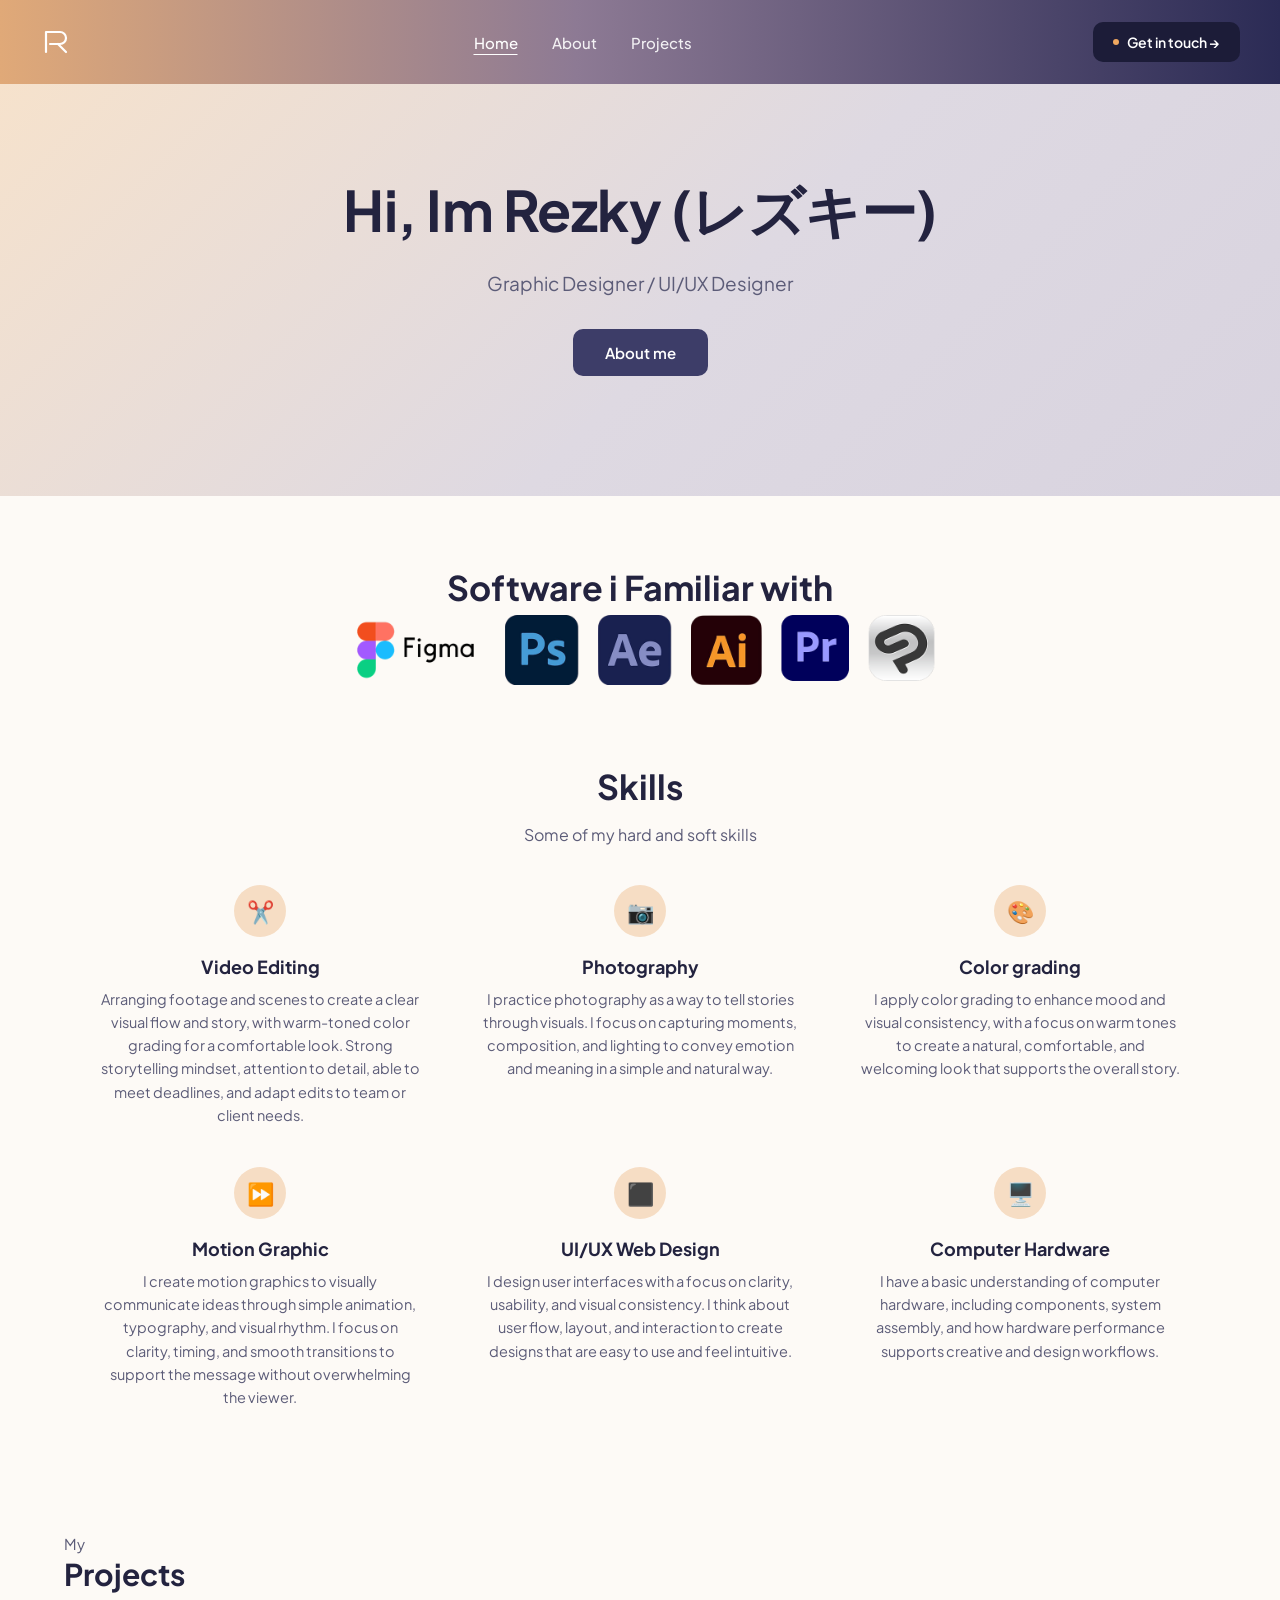
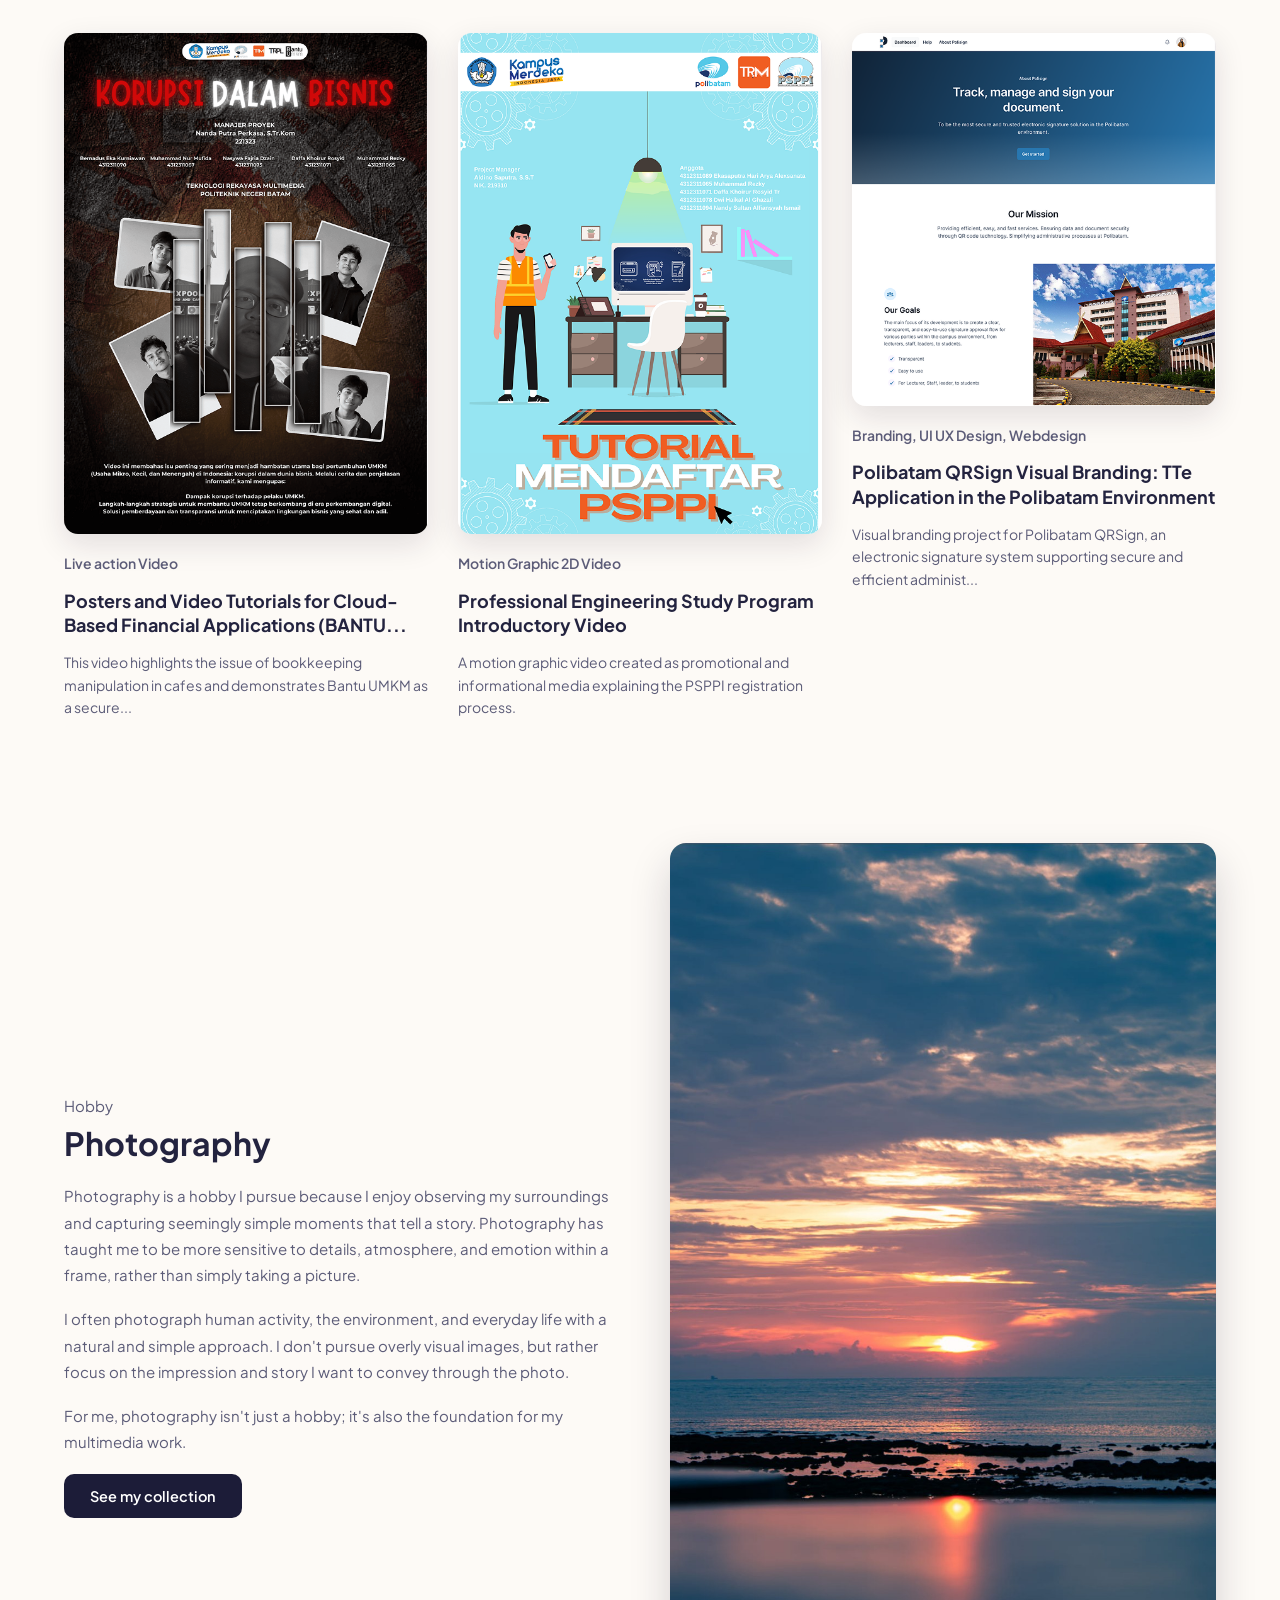
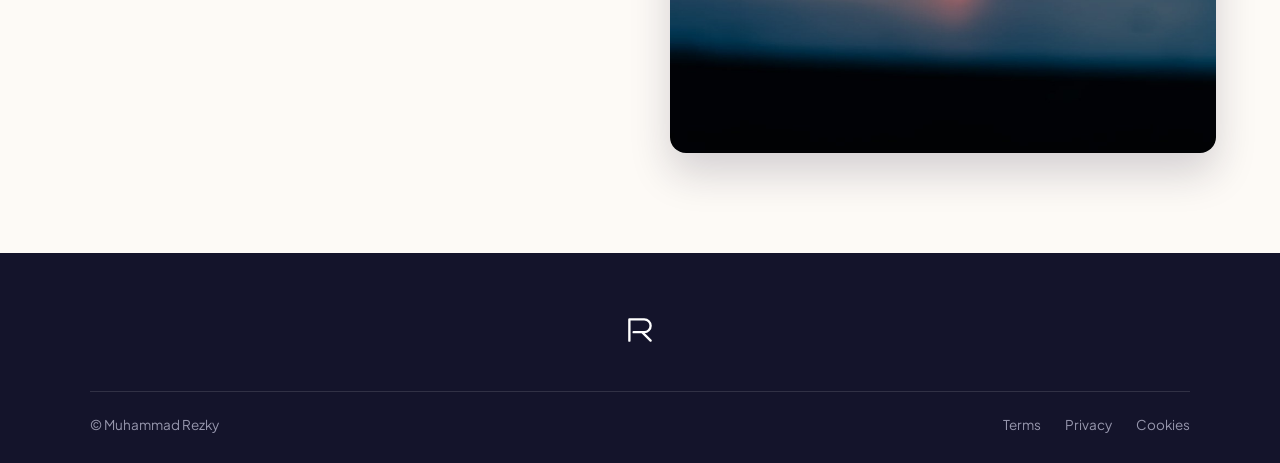
<file: index.html>
<!DOCTYPE html>
<html lang="en">
<head>
<meta charset="UTF-8">
<meta name="viewport" content="width=device-width, initial-scale=1.0">
<title>Rezky — Graphic Designer / UI/UX Designer</title>
<link rel="preconnect" href="https://fonts.googleapis.com">
<link href="https://fonts.googleapis.com/css2?family=Plus+Jakarta+Sans:wght@400;500;600;700&display=swap" rel="stylesheet">
<link rel="stylesheet" href="style.css">
</head>
<body>

<nav class="navbar">
  <a href="index.html" class="logo">
    <svg width="32" height="32" viewBox="0 0 32 32" fill="none"><path d="M6 26V6h14a6 6 0 010 12H10M18 18l8 8" stroke="white" stroke-width="2.2" stroke-linecap="round" stroke-linejoin="round"/></svg>
  </a>
  <div class="nav-links">
    <a href="index.html" class="active">Home</a>
    <a href="about.html">About</a>
    <a href="projects.html">Projects</a>
  </div>
  <a href="https://www.linkedin.com/in/muhammad-rezky-22548426a/" target="_blank" class="btn-contact"><span class="dot"></span> Get in touch →</a>
</nav>

<section class="hero">
  <h1>Hi, Im Rezky (レズキー)</h1>
  <p class="subtitle">Graphic Designer / UI/UX Designer</p>
  <a href="about.html" class="btn-primary">About me</a>

  <div class="geo-wrap">
  </div>
</section>

<section class="software-block">
  <h2 class="section-title">Software i Familiar with</h2>
  <div class="icons-row">
    <img src="assets/icons_row.png" alt="Figma, Photoshop, After Effects, Illustrator, Premiere Pro">
  </div>
</section>

<section class="skills-block">
  <h2 class="section-title">Skills</h2>
  <p class="section-subtitle">Some of my hard and soft skills</p>
  <div class="skills-grid">
    <div class="skill-card">
      <div class="skill-icon">✂️</div>
      <h3>Video Editing</h3>
      <p>Arranging footage and scenes to create a clear visual flow and story, with warm-toned color grading for a comfortable look. Strong storytelling mindset, attention to detail, able to meet deadlines, and adapt edits to team or client needs.</p>
    </div>
    <div class="skill-card">
      <div class="skill-icon">📷</div>
      <h3>Photography</h3>
      <p>I practice photography as a way to tell stories through visuals. I focus on capturing moments, composition, and lighting to convey emotion and meaning in a simple and natural way.</p>
    </div>
    <div class="skill-card">
      <div class="skill-icon">🎨</div>
      <h3>Color grading</h3>
      <p>I apply color grading to enhance mood and visual consistency, with a focus on warm tones to create a natural, comfortable, and welcoming look that supports the overall story.</p>
    </div>
    <div class="skill-card">
      <div class="skill-icon">⏩</div>
      <h3>Motion Graphic</h3>
      <p>I create motion graphics to visually communicate ideas through simple animation, typography, and visual rhythm. I focus on clarity, timing, and smooth transitions to support the message without overwhelming the viewer.</p>
    </div>
    <div class="skill-card">
      <div class="skill-icon">⬛</div>
      <h3>UI/UX Web Design</h3>
      <p>I design user interfaces with a focus on clarity, usability, and visual consistency. I think about user flow, layout, and interaction to create designs that are easy to use and feel intuitive.</p>
    </div>
    <div class="skill-card">
      <div class="skill-icon">🖥️</div>
      <h3>Computer Hardware</h3>
      <p>I have a basic understanding of computer hardware, including components, system assembly, and how hardware performance supports creative and design workflows.</p>
    </div>
  </div>
</section>

<section class="projects-preview">
  <div class="container">
    <p class="eyebrow">My</p>
    <h2>Projects</h2>
    <div class="proj-grid">
      <div class="proj-card">
        <a href="projects.html#bantu-umkm"><img src="assets/project_bantu.png" alt="BANTU UMKM poster"></a>
        <p class="proj-tag">Live action Video</p>
        <h3>Posters and Video Tutorials for Cloud-Based Financial Applications (BANTU...</h3>
        <p>This video highlights the issue of bookkeeping manipulation in cafes and demonstrates Bantu UMKM as a secure...</p>
      </div>
      <div class="proj-card">
        <a href="projects.html#psppi"><img src="assets/project_psppi.png" alt="PSPPI motion graphic"></a>
        <p class="proj-tag">Motion Graphic 2D Video</p>
        <h3>Professional Engineering Study Program Introductory Video</h3>
        <p>A motion graphic video created as promotional and informational media explaining the PSPPI registration process.</p>
      </div>
      <div class="proj-card">
        <a href="projects.html#qrsign"><img src="assets/project_qrsign_top.png" alt="Polibatam QRSign"></a>
        <p class="proj-tag">Branding, UI UX Design, Webdesign</p>
        <h3>Polibatam QRSign Visual Branding: TTe Application in the Polibatam Environment</h3>
        <p>Visual branding project for Polibatam QRSign, an electronic signature system supporting secure and efficient administ...</p>
      </div>
    </div>
  </div>
</section>

<section class="hobby-block">
  <div class="container hobby-grid">
    <div>
      <p class="eyebrow">Hobby</p>
      <h2>Photography</h2>
      <p>Photography is a hobby I pursue because I enjoy observing my surroundings and capturing seemingly simple moments that tell a story. Photography has taught me to be more sensitive to details, atmosphere, and emotion within a frame, rather than simply taking a picture.</p>
      <p>I often photograph human activity, the environment, and everyday life with a natural and simple approach. I don't pursue overly visual images, but rather focus on the impression and story I want to convey through the photo.</p>
      <p>For me, photography isn't just a hobby; it's also the foundation for my multimedia work.</p>
      <a href="photography.html" class="btn-collection">See my collection</a>
    </div>
    <div>
      <img src="assets/hobby_1.jpg" alt="Sunrise Pulau Putri">
    </div>
  </div>
</section>

<footer>
  <div class="footer-logo">
    <svg width="34" height="34" viewBox="0 0 32 32" fill="none"><path d="M6 26V6h14a6 6 0 010 12H10M18 18l8 8" stroke="white" stroke-width="2.2" stroke-linecap="round" stroke-linejoin="round"/></svg>
  </div>
  <div class="footer-bottom">
    <span>© Muhammad Rezky</span>
    <div class="footer-links">
      <a href="#">Terms</a><a href="#">Privacy</a><a href="#">Cookies</a>
    </div>
  </div>
</footer>

</body>
</html>
</file>
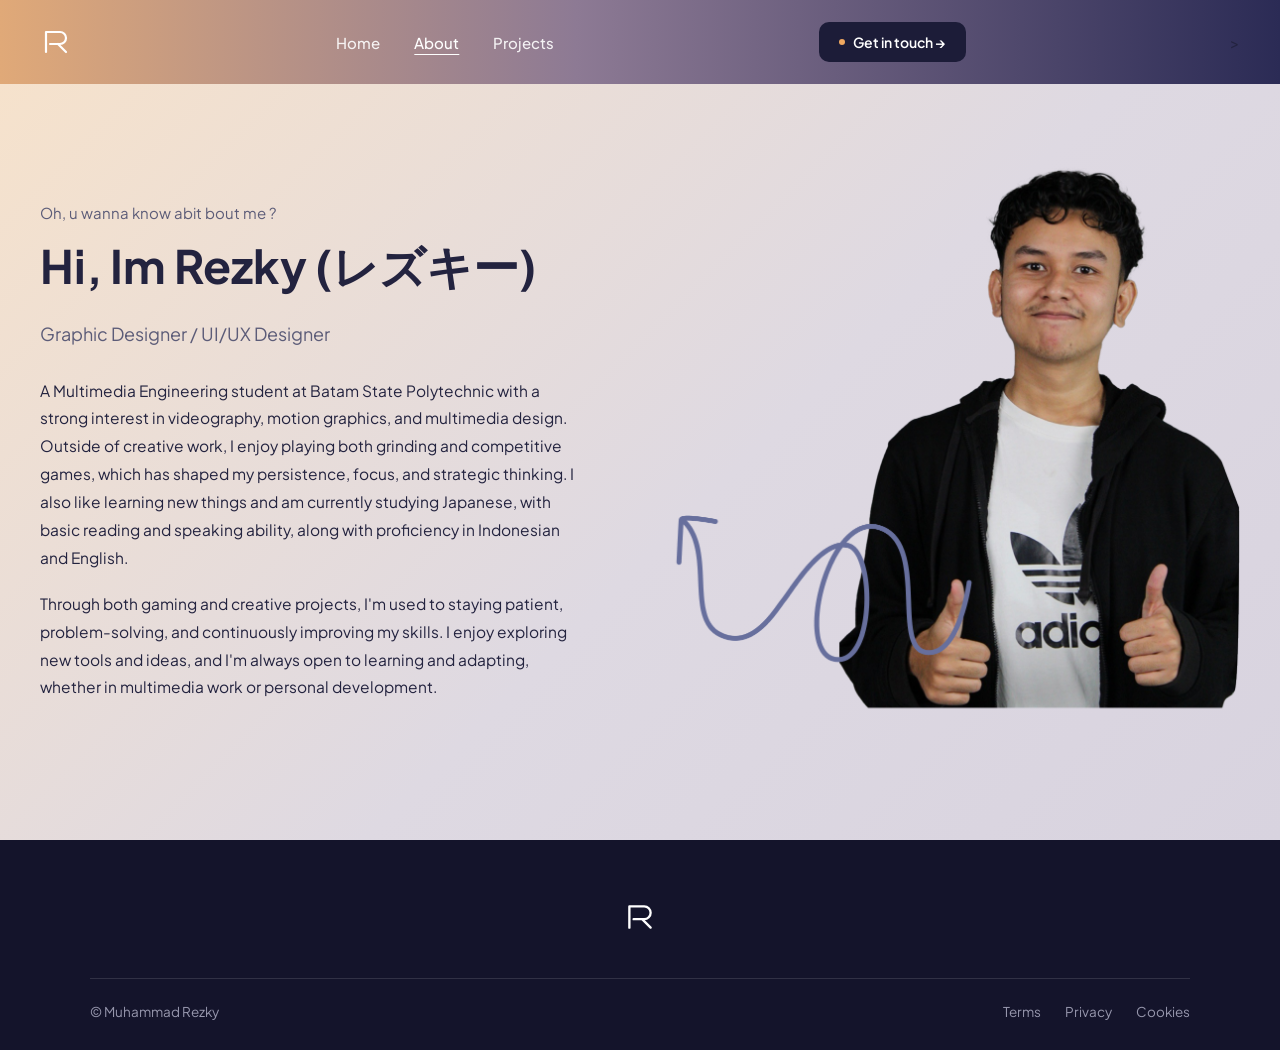
<file: about.html>
<!DOCTYPE html>
<html lang="en">
<head>
<meta charset="UTF-8">
<meta name="viewport" content="width=device-width, initial-scale=1.0">
<title>About — Rezky</title>
<link rel="preconnect" href="https://fonts.googleapis.com">
<link href="https://fonts.googleapis.com/css2?family=Plus+Jakarta+Sans:wght@400;500;600;700&display=swap" rel="stylesheet">
<link rel="stylesheet" href="style.css">
</head>
<body>

<nav class="navbar">
  <a href="index.html" class="logo">
    <svg width="32" height="32" viewBox="0 0 32 32" fill="none"><path d="M6 26V6h14a6 6 0 010 12H10M18 18l8 8" stroke="white" stroke-width="2.2" stroke-linecap="round" stroke-linejoin="round"/></svg>
  </a>
  <div class="nav-links">
    <a href="index.html">Home</a>
    <a href="about.html" class="active">About</a>
    <a href="projects.html">Projects</a>
  </div>
 <a href="https://www.linkedin.com/in/muhammad-rezky-22548426a/" target="_blank" class="btn-contact"><span class="dot"></span> Get in touch →</a>>
</nav>

<section class="about-hero">
  <div class="about-grid">
    <div>
      <p class="eyebrow">Oh, u wanna know abit bout me ?</p>
      <h1>Hi, Im Rezky (レズキー)</h1>
      <p class="role">Graphic Designer / UI/UX Designer</p>
      <p>A Multimedia Engineering student at Batam State Polytechnic with a strong interest in videography, motion graphics, and multimedia design. Outside of creative work, I enjoy playing both grinding and competitive games, which has shaped my persistence, focus, and strategic thinking. I also like learning new things and am currently studying Japanese, with basic reading and speaking ability, along with proficiency in Indonesian and English.</p>
      <p>Through both gaming and creative projects, I'm used to staying patient, problem-solving, and continuously improving my skills. I enjoy exploring new tools and ideas, and I'm always open to learning and adapting, whether in multimedia work or personal development.</p>
    </div>
    <div class="about-photo">
      <img src="assets/profile_photo.png" alt="Muhammad Rezky">
    </div>
  </div>
</section>

<footer>
  <div class="footer-logo">
    <svg width="34" height="34" viewBox="0 0 32 32" fill="none"><path d="M6 26V6h14a6 6 0 010 12H10M18 18l8 8" stroke="white" stroke-width="2.2" stroke-linecap="round" stroke-linejoin="round"/></svg>
  </div>
  <div class="footer-bottom">
    <span>© Muhammad Rezky</span>
    <div class="footer-links">
      <a href="#">Terms</a><a href="#">Privacy</a><a href="#">Cookies</a>
    </div>
  </div>
</footer>

</body>
</html>
</file>
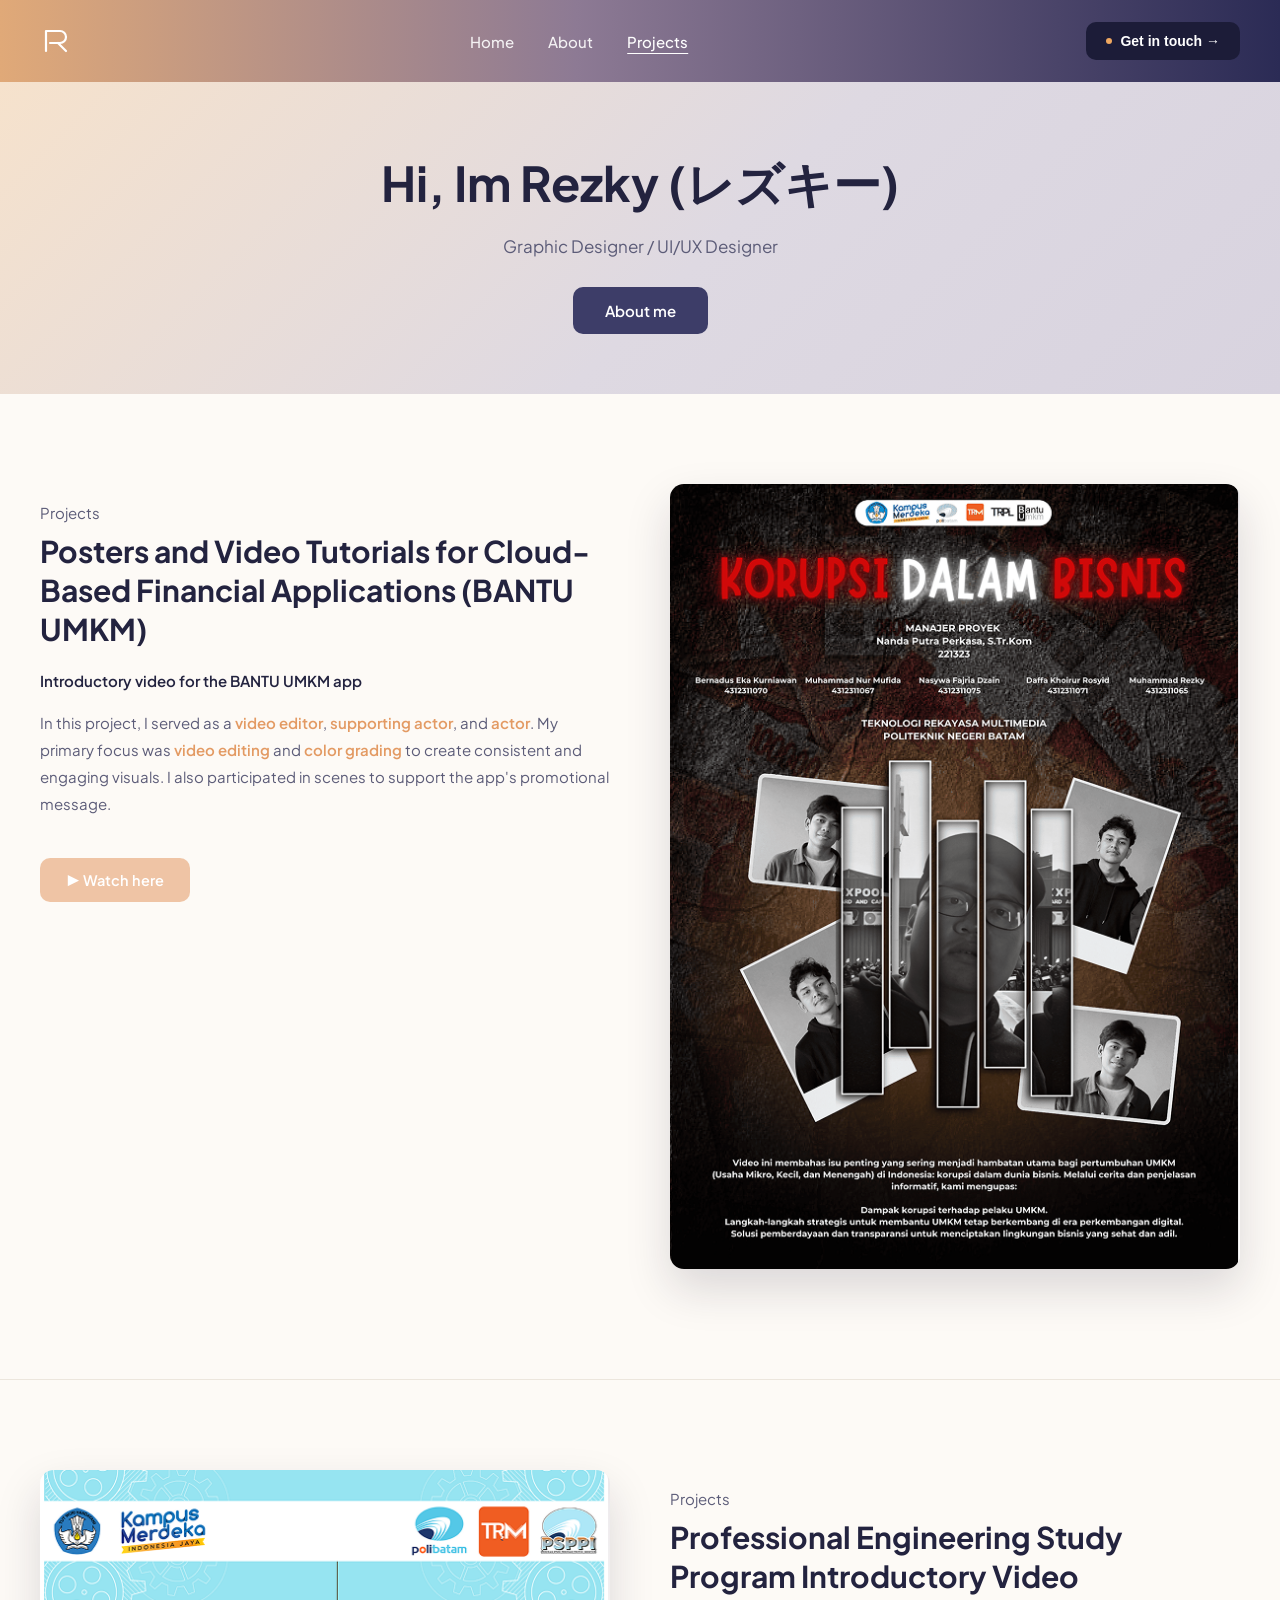
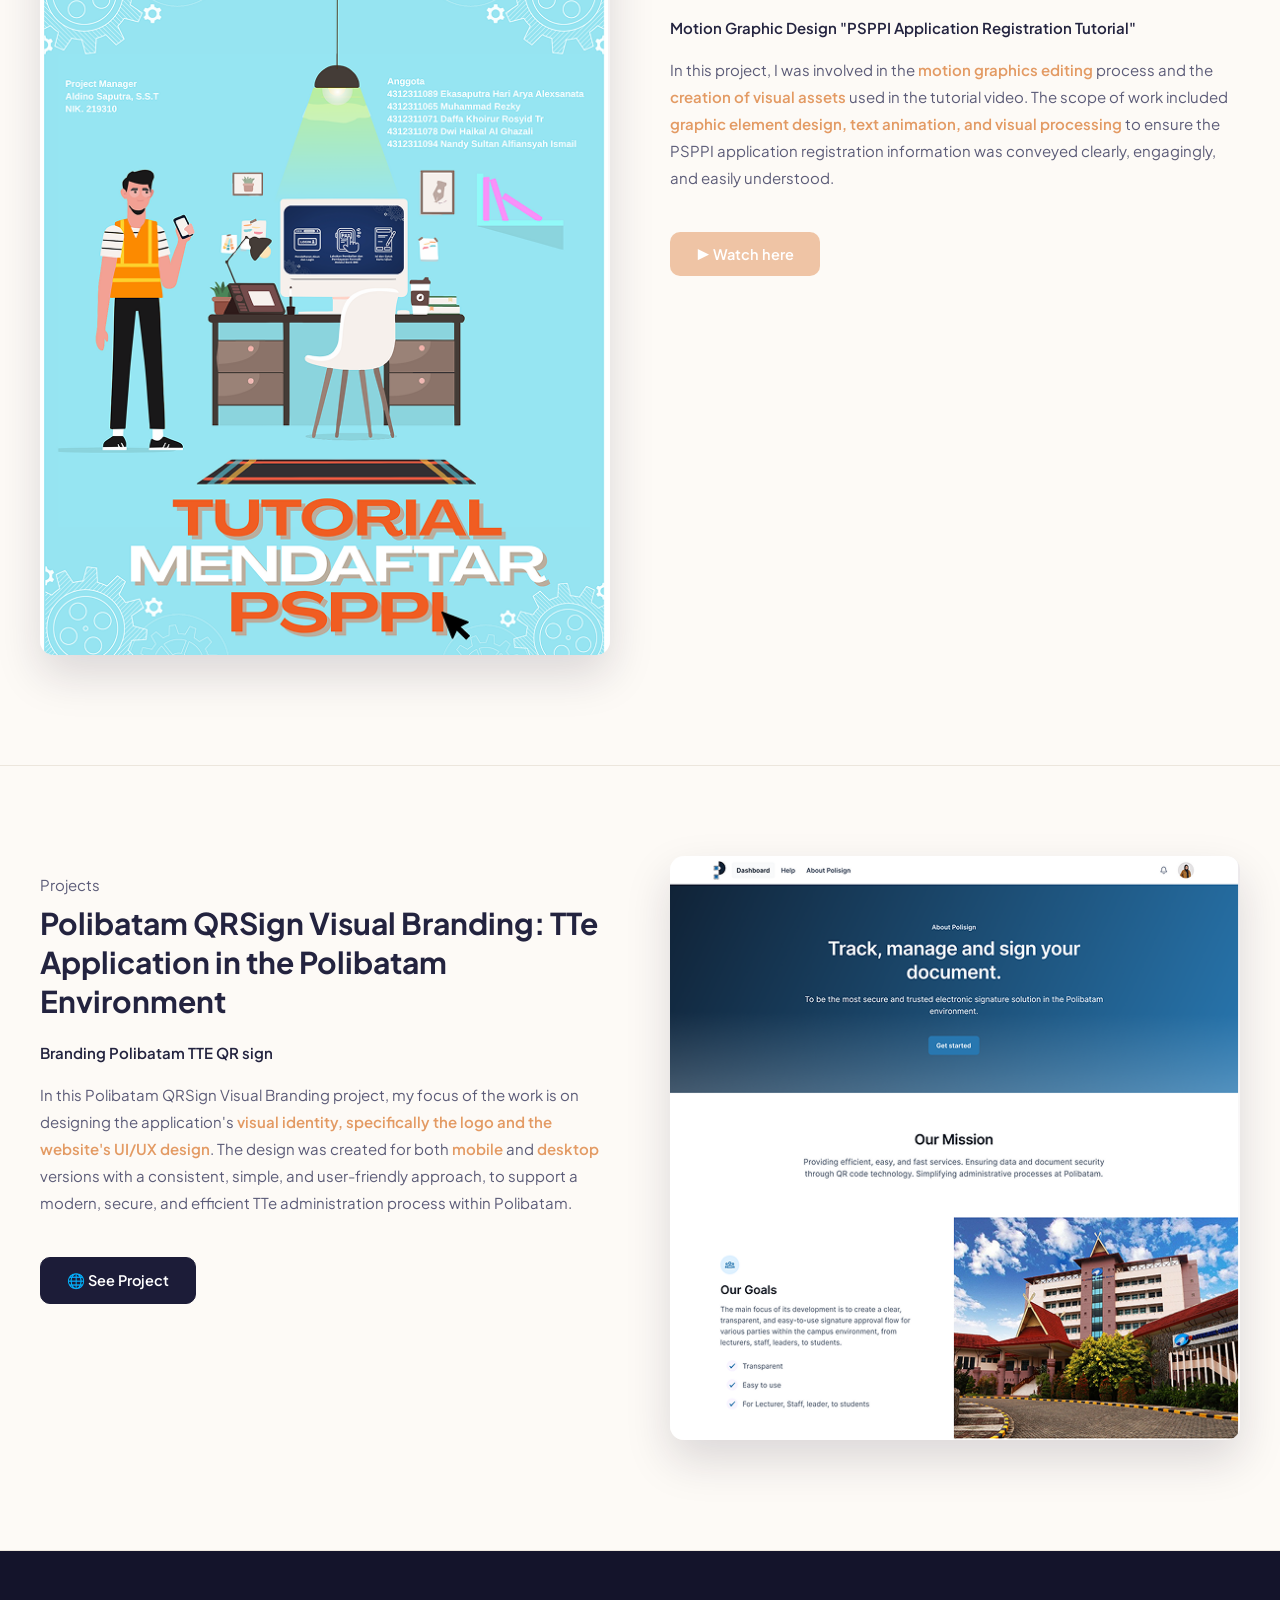
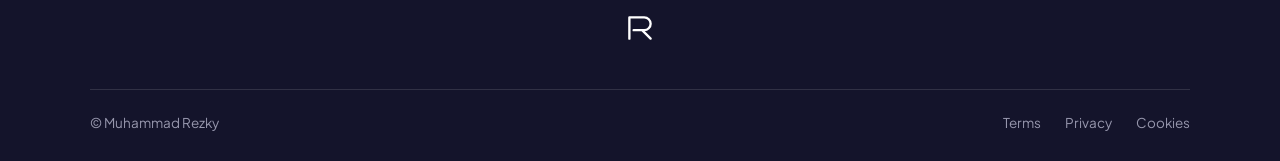
<file: projects.html>
<!DOCTYPE html>
<html lang="en">
<head>
<meta charset="UTF-8">
<meta name="viewport" content="width=device-width, initial-scale=1.0">
<title>Projects — Rezky</title>
<link rel="preconnect" href="https://fonts.googleapis.com">
<link href="https://fonts.googleapis.com/css2?family=Plus+Jakarta+Sans:wght@400;500;600;700&display=swap" rel="stylesheet">
<link rel="stylesheet" href="style.css">
</head>
<body>

<nav class="navbar">
  <a href="index.html" class="logo">
    <svg width="32" height="32" viewBox="0 0 32 32" fill="none"><path d="M6 26V6h14a6 6 0 010 12H10M18 18l8 8" stroke="white" stroke-width="2.2" stroke-linecap="round" stroke-linejoin="round"/></svg>
  </a>
  <div class="nav-links">
    <a href="index.html">Home</a>
    <a href="about.html">About</a>
    <a href="projects.html" class="active">Projects</a>
  </div>
  <button class="btn-contact"><span class="dot"></span> Get in touch →</button>
</nav>

<section class="projects-hero">
  <h1>Hi, Im Rezky (レズキー)</h1>
  <p class="subtitle">Graphic Designer / UI/UX Designer</p>
  <a href="about.html" class="btn-primary">About me</a>
</section>

<!-- Project 1: BANTU UMKM -->
<section class="project-section" id="bantu-umkm">
  <div class="project-inner">
    <div class="project-text">
      <p class="eyebrow">Projects</p>
      <h2>Posters and Video Tutorials for Cloud-Based Financial Applications (BANTU UMKM)</h2>
      <p class="tagline">Introductory video for the BANTU UMKM app</p>
      <p>In this project, I served as a <a href="#" class="hl">video editor</a>, <a href="#" class="hl">supporting actor</a>, and <a href="#" class="hl">actor</a>. My primary focus was <a href="#" class="hl">video editing</a> and <a href="#" class="hl">color grading</a> to create consistent and engaging visuals. I also participated in scenes to support the app's promotional message.</p>
      <a href="https://www.youtube.com/watch?v=SzUa-rRuwRY" class="btn-watch">▶ Watch here</a>
    </div>
    <div class="project-media">
      <img src="assets/project_bantu.png" alt="BANTU UMKM poster">
    </div>
  </div>
</section>

<!-- Project 2: PSPPI -->
<section class="project-section" id="psppi">
  <div class="project-inner reverse">
    <div class="project-text">
      <p class="eyebrow">Projects</p>
      <h2>Professional Engineering Study Program Introductory Video</h2>
      <p class="tagline">Motion Graphic Design "PSPPI Application Registration Tutorial"</p>
      <p>In this project, I was involved in the <a href="#" class="hl">motion graphics editing</a> process and the <a href="#" class="hl">creation of visual assets</a> used in the tutorial video. The scope of work included <a href="#" class="hl">graphic element design, text animation, and visual processing</a> to ensure the PSPPI application registration information was conveyed clearly, engagingly, and easily understood.</p>
      <a href="https://www.youtube.com/watch?v=Gda7SsLT624" class="btn-watch">▶ Watch here</a>
    </div>
    <div class="project-media">
      <img src="assets/project_psppi.png" alt="PSPPI motion graphic">
    </div>
  </div>
</section>

<!-- Project 3: QRSign -->
<section class="project-section" id="qrsign">
  <div class="project-inner">
    <div class="project-text">
      <p class="eyebrow">Projects</p>
      <h2>Polibatam QRSign Visual Branding: TTe Application in the Polibatam Environment</h2>
      <p class="tagline">Branding Polibatam TTE QR sign</p>
      <p>In this Polibatam QRSign Visual Branding project, my focus of the work is on designing the application's <a href="#" class="hl">visual identity, specifically the logo and the website's UI/UX design</a>. The design was created for both <a href="#" class="hl">mobile</a> and <a href="#" class="hl">desktop</a> versions with a consistent, simple, and user-friendly approach, to support a modern, secure, and efficient TTe administration process within Polibatam.</p>
      <a href="https://www.figma.com/design/zeDbqtqa7QzNVHUQvhOadt/Polisign?node-id=2-40829&t=8iHKWzkHFhwiZtGF-1" class="btn-see">🌐 See Project</a>
    </div>
    <div class="project-media">
      <img src="assets/project_qrsign_top.png" alt="Polibatam QRSign dashboard">
      <div class="media-sub">
      </div>
    </div>
  </div>
</section>

<footer>
  <div class="footer-logo">
    <svg width="34" height="34" viewBox="0 0 32 32" fill="none"><path d="M6 26V6h14a6 6 0 010 12H10M18 18l8 8" stroke="white" stroke-width="2.2" stroke-linecap="round" stroke-linejoin="round"/></svg>
  </div>
  <div class="footer-bottom">
    <span>© Muhammad Rezky</span>
    <div class="footer-links">
      <a href="#">Terms</a><a href="#">Privacy</a><a href="#">Cookies</a>
    </div>
  </div>
</footer>

</body>
</html>
</file>
<file: style.css>
:root {
  --navy: #2b2b52;
  --navy-deep: #1c1c38;
  --navy-light: #3d3d68;
  --peach: #f6ddc4;
  --lavender: #d9d3de;
  --orange: #e39a63;
  --red: #d64545;
  --cream-bg: #fdfaf6;
  --text-main: #23233f;
  --text-muted: #5c5c78;
  --footer-bg: #14142b;
}

* { box-sizing: border-box; }

html { scroll-behavior: smooth; }

body {
  margin: 0;
  font-family: 'Plus Jakarta Sans', 'Segoe UI', sans-serif;
  color: var(--text-main);
  background: var(--cream-bg);
  -webkit-font-smoothing: antialiased;
}

a { text-decoration: none; color: inherit; }
img { max-width: 100%; display: block; }

.container {
  max-width: 1200px;
  margin: 0 auto;
  padding: 0 24px;
}

/* ---------- NAVBAR ---------- */
.navbar {
  display: flex;
  align-items: center;
  justify-content: space-between;
  padding: 22px 40px;
  background: linear-gradient(90deg, #e0a978 0%, #8d7a94 45%, #2b2b55 100%);
}

.logo svg { display: block; }

.nav-links {
  display: flex;
  gap: 34px;
  font-size: 15px;
  font-weight: 500;
  color: #fff;
}

.nav-links a {
  opacity: 0.9;
  transition: opacity 0.2s ease;
}
.nav-links a:hover, .nav-links a.active { opacity: 1; text-decoration: underline; text-underline-offset: 5px; }

.btn-contact {
  display: inline-flex;
  align-items: center;
  gap: 8px;
  background: var(--navy-deep);
  color: #fff;
  padding: 11px 20px;
  border-radius: 10px;
  font-size: 14px;
  font-weight: 600;
  border: none;
  cursor: pointer;
  white-space: nowrap;
}
.btn-contact .dot { width: 6px; height: 6px; border-radius: 50%; background: #f0a860; display: inline-block; }

.nav-toggle { display: none; background: none; border: none; font-size: 26px; color: #fff; cursor: pointer; }

/* ---------- HERO ---------- */
.hero {
  background: linear-gradient(135deg, #f6e2cc 0%, #ded9e2 55%, #d8d3df 100%);
  padding: 90px 24px 70px;
  text-align: center;
}

.hero h1 {
  font-size: 56px;
  font-weight: 700;
  margin: 0 0 18px;
  letter-spacing: -0.5px;
}

.hero .subtitle {
  font-size: 19px;
  color: var(--text-muted);
  margin-bottom: 34px;
}

.btn-primary {
  display: inline-block;
  background: var(--navy-light);
  color: #fff;
  padding: 14px 32px;
  border-radius: 10px;
  font-weight: 600;
  font-size: 15px;
  border: none;
  cursor: pointer;
  transition: transform 0.2s ease, background 0.2s ease;
}
.btn-primary:hover { background: var(--navy-deep); transform: translateY(-2px); }

/* ---------- GEOMETRIC GRAPHIC ---------- */
.geo-wrap {
  max-width: 900px;
  margin: 50px auto 0;
}

/* ---------- SOFTWARE / ICONS ---------- */
.section-title {
  text-align: center;
  font-size: 34px;
  font-weight: 700;
  margin: 0 0 6px;
}
.section-subtitle {
  text-align: center;
  color: var(--text-muted);
  margin-bottom: 40px;
  font-size: 16px;
}

.software-block { padding: 70px 24px 20px; text-align: center; }
.icons-row { max-width: 1000px; margin: 0 auto; }

/* ---------- SKILLS ---------- */
.skills-block { padding: 60px 24px 90px; }

.skills-grid {
  display: grid;
  grid-template-columns: repeat(3, 1fr);
  gap: 40px;
  max-width: 1100px;
  margin: 0 auto;
}

.skill-card { text-align: center; padding: 0 10px; }
.skill-icon {
  width: 52px; height: 52px;
  margin: 0 auto 18px;
  border-radius: 50%;
  display: flex; align-items: center; justify-content: center;
  background: var(--peach);
  font-size: 22px;
}
.skill-card h3 { font-size: 18px; margin: 0 0 10px; }
.skill-card p { font-size: 14.5px; color: var(--text-muted); line-height: 1.6; margin: 0; }

/* ---------- PROJECTS PREVIEW (home) ---------- */
.projects-preview { padding: 20px 24px 90px; }
.projects-preview .eyebrow { color: var(--text-muted); font-size: 15px; margin-bottom: 2px; }
.projects-preview h2 { font-size: 30px; margin: 0 0 40px; }

.proj-grid {
  display: grid;
  grid-template-columns: repeat(3, 1fr);
  gap: 30px;
}
.proj-card img { border-radius: 14px; margin-bottom: 18px; box-shadow: 0 10px 30px rgba(30,20,50,0.12); }
.proj-tag { color: var(--orange); font-size: 13px; font-weight: 600; }
.proj-card h3 { font-size: 18px; margin: 10px 0 8px; line-height: 1.35; }
.proj-card p { font-size: 14px; color: var(--text-muted); line-height: 1.6; }
.proj-card a.arrow { color: var(--navy); }

/* ---------- HOBBY (home teaser) ---------- */
.hobby-block { padding: 20px 24px 100px; }
.hobby-grid {
  display: grid;
  grid-template-columns: 1fr 1fr;
  gap: 60px;
  align-items: center;
}
.hobby-grid .eyebrow { color: var(--text-muted); font-size: 15px; margin-bottom: 4px; }
.hobby-grid h2 { font-size: 32px; margin: 0 0 20px; }
.hobby-grid p { font-size: 15px; line-height: 1.75; color: var(--text-muted); margin-bottom: 18px; }
.hobby-grid img { border-radius: 16px; box-shadow: 0 20px 40px rgba(30,20,50,0.18); }

.btn-collection {
  display: inline-block;
  background: var(--navy-deep);
  color: #fff;
  padding: 13px 26px;
  border-radius: 10px;
  font-weight: 600;
  font-size: 14.5px;
}
.btn-collection:hover { background: var(--navy-light); }

/* ---------- FOOTER ---------- */
footer {
  background: var(--footer-bg);
  color: #cfcfe0;
  padding: 60px 24px 30px;
  text-align: center;
}
footer .footer-logo { margin-bottom: 40px; }
footer .footer-bottom {
  display: flex;
  justify-content: space-between;
  align-items: center;
  max-width: 1100px;
  margin: 0 auto;
  padding-top: 24px;
  border-top: 1px solid rgba(255,255,255,0.12);
  font-size: 13.5px;
  color: #9797ad;
  flex-wrap: wrap;
  gap: 10px;
}
footer .footer-links { display: flex; gap: 24px; }
footer .footer-links a:hover { color: #fff; }

/* ---------- ABOUT PAGE ---------- */
.about-hero {
  background: linear-gradient(135deg, #f6e2cc 0%, #ded9e2 55%, #d8d3df 100%);
  padding: 70px 24px 90px;
}
.about-grid {
  display: grid;
  grid-template-columns: 1.1fr 0.9fr;
  gap: 50px;
  align-items: center;
  max-width: 1200px;
  margin: 0 auto;
}
.about-grid .eyebrow { color: var(--text-muted); font-size: 15px; margin-bottom: 10px; }
.about-grid h1 { font-size: 46px; margin: 0 0 18px; }
.about-grid .role { font-size: 18px; color: var(--text-muted); margin-bottom: 26px; }
.about-grid p { font-size: 15.5px; line-height: 1.8; color: var(--text-main); margin-bottom: 18px; }
.about-photo { position: relative; text-align: center; }
.about-photo img { max-width: 600px; margin: 0 auto; }

/* ---------- PROJECTS PAGE ---------- */
.projects-hero {
  background: linear-gradient(135deg, #f6e2cc 0%, #ded9e2 55%, #d8d3df 100%);
  padding: 70px 24px 60px;
  text-align: center;
}
.projects-hero h1 { font-size: 48px; margin: 0 0 14px; }
.projects-hero .subtitle { font-size: 17px; color: var(--text-muted); margin-bottom: 30px; }

.project-section {
  padding: 90px 24px;
  border-bottom: 1px solid #ece6dd;
}
.project-inner {
  display: grid;
  grid-template-columns: 1fr 1fr;
  gap: 60px;
  align-items: flex-start;
  max-width: 1200px;
  margin: 0 auto;
}
.project-inner.reverse { direction: rtl; }
.project-inner.reverse > * { direction: ltr; }

.project-text .eyebrow { color: var(--text-muted); font-size: 15px; margin-bottom: 6px; }
.project-text h2 { font-size: 30px; margin: 0 0 18px; line-height: 1.3; }
.project-text .tagline { font-weight: 600; color: var(--text-main); margin-bottom: 14px; }
.project-text p { font-size: 15px; line-height: 1.8; color: var(--text-muted); }
.project-text a.hl { color: var(--orange); font-weight: 600; }

.project-media img { border-radius: 14px; box-shadow: 0 20px 45px rgba(30,20,50,0.15); margin-bottom: 20px; }
.project-media .media-sub { display: grid; grid-template-columns: 1.3fr 1fr; gap: 20px; margin-top: 20px; }
.project-media .media-sub img { margin-bottom: 0; }

.btn-watch {
  display: inline-flex;
  align-items: center;
  gap: 10px;
  margin-top: 26px;
  background: rgba(227, 154, 99, 0.55);
  color: #fff;
  padding: 13px 26px;
  border-radius: 10px;
  font-weight: 600;
  font-size: 14.5px;
  transition: background 0.25s ease, transform 0.25s ease, box-shadow 0.25s ease;
}
.btn-watch:hover {
  background: var(--red);
  transform: scale(1.06);
  box-shadow: 0 8px 22px rgba(214,69,69,0.45);
}

.btn-see {
  display: inline-flex;
  align-items: center;
  gap: 10px;
  margin-top: 26px;
  background: var(--navy-deep);
  color: #fff;
  padding: 13px 26px;
  border-radius: 10px;
  font-weight: 600;
  font-size: 14.5px;
  border: 1px solid var(--navy-deep);
  transition: background 0.25s ease;
}
.btn-see:hover { background: var(--navy-light); }

/* ---------- PHOTOGRAPHY PAGE ---------- */
.photo-hero {
  background: linear-gradient(135deg, #f6e2cc 0%, #ded9e2 55%, #d8d3df 100%);
  padding: 70px 24px 60px;
  text-align: center;
}
.photo-hero h1 { font-size: 46px; margin: 0 0 12px; }

.photo-gallery {
  padding: 50px 24px 100px;
  max-width: 1300px;
  margin: 0 auto;
  display: grid;
  grid-template-columns: repeat(4, 1fr);
  gap: 40px 26px;
}
.photo-card { cursor: pointer; }
.photo-card img {
  border-radius: 8px;
  aspect-ratio: 3/4;
  object-fit: cover;
  margin-bottom: 14px;
  transition: transform 0.35s ease;
}
.photo-card:hover img { transform: scale(1.03); }
.photo-card h3 { font-size: 16px; margin: 0 0 6px; }
.photo-card .loc-type { color: var(--orange); font-size: 13.5px; margin-bottom: 10px; }
.photo-card .meta { font-size: 13px; color: var(--text-muted); line-height: 1.6; margin: 0 0 8px; }

/* Lightbox */
.lightbox {
  position: fixed; inset: 0;
  background: rgba(20,20,40,0.85);
  display: none;
  align-items: center;
  justify-content: center;
  z-index: 999;
  padding: 40px;
}
.lightbox.open { display: flex; }
.lightbox img {
  max-height: 88vh;
  max-width: 82vw;
  border-radius: 8px;
  object-fit: contain;
}
.lightbox .lb-nav {
  position: absolute;
  top: 50%; transform: translateY(-50%);
  width: 46px; height: 46px;
  border-radius: 50%;
  background: #fff;
  border: none;
  font-size: 20px;
  cursor: pointer;
  display: flex; align-items: center; justify-content: center;
}
.lightbox .lb-prev { left: 30px; }
.lightbox .lb-next { right: 30px; }
.lightbox .lb-close {
  position: absolute; top: 24px; right: 30px;
  background: none; border: none; color: #fff; font-size: 30px; cursor: pointer;
}

/* ---------- RESPONSIVE ---------- */
@media (max-width: 900px) {
  .about-grid, .project-inner, .project-inner.reverse { grid-template-columns: 1fr; direction: ltr; }
  .hobby-grid { grid-template-columns: 1fr; }
  .skills-grid, .proj-grid { grid-template-columns: 1fr 1fr; }
  .photo-gallery { grid-template-columns: repeat(2, 1fr); }
}

@media (max-width: 640px) {
  .nav-links { display: none; }
  .hero h1, .about-grid h1, .projects-hero h1, .photo-hero h1 { font-size: 34px; }
  .navbar { padding: 18px 20px; }
  .skills-grid, .proj-grid, .photo-gallery { grid-template-columns: 1fr; }
  .project-media .media-sub { grid-template-columns: 1fr; }
}
</file>
